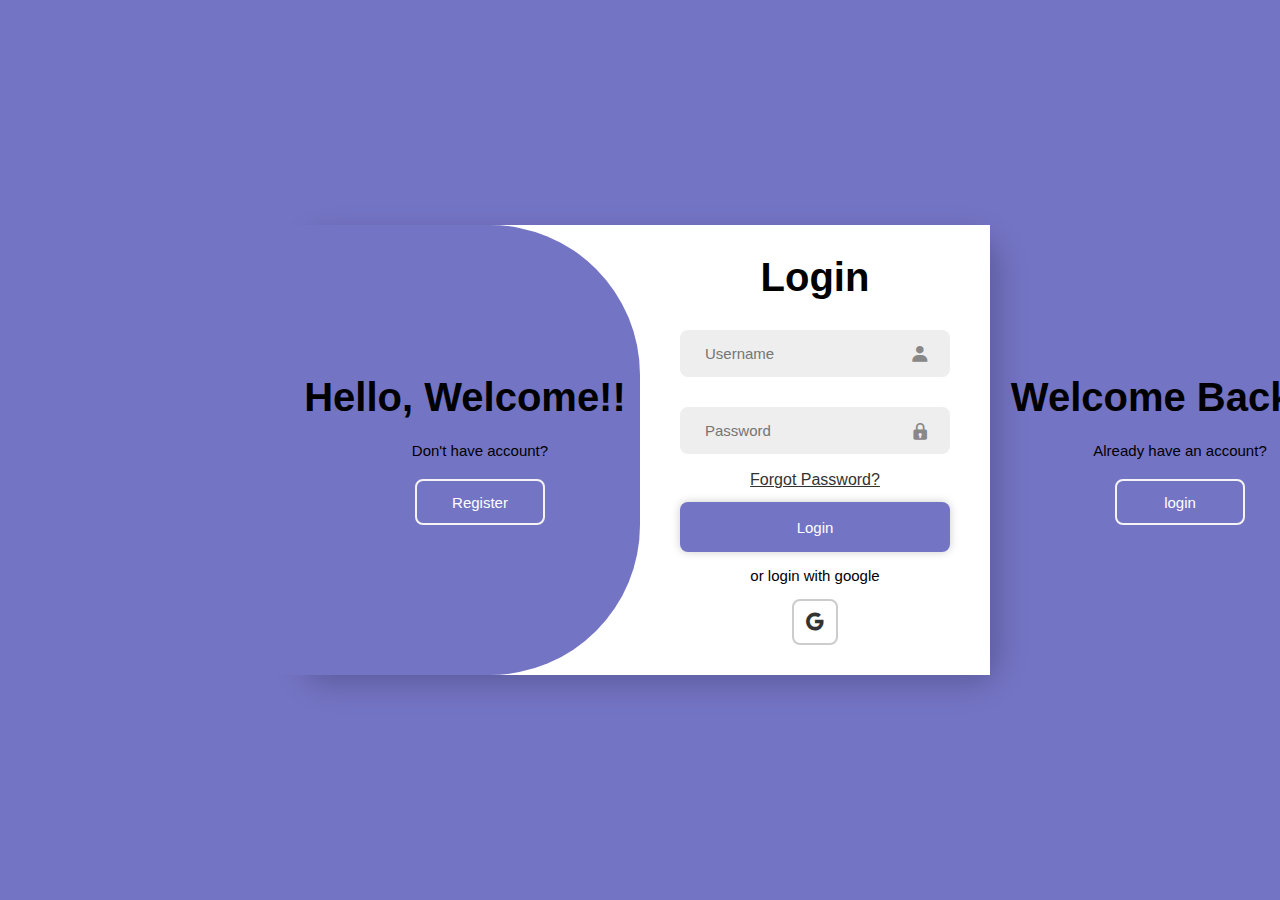
<file: loginindex.html>
<!DOCTYPE html>
<html lang="en">
<head>
    <meta charset="UTF-8">
    <meta name="viewport" content="width=device-width, initial-scale=1.0">
    <title>Login form</title>
    <link href='https://unpkg.com/boxicons@2.1.4/css/boxicons.min.css' rel='stylesheet'>
    <link rel="stylesheet" href="loginstyle.css">
</head>
<body>
    <div class="container">
        <div class="form-box login">
            <form action="">
                <h1>Login</h1>
                <div class="inputbox">
                    <input type="text" placeholder="Username" required>
                    <i class='bx bxs-user'></i>
                </div>
                <!-- <div class="form-box login">
                    <form action="">
                        <h1>Login</h1> -->
                        <div class="inputbox">
                            <input type="password" placeholder="Password" required>
                            <i class='bx bxs-lock' ></i>
                        </div>
                        <div class="forgot-link">
                            <a href="">Forgot Password?</a>
                        </div>
                       <button type="submit" class="btn">Login</button>
                       <p>or login with google</p>
                       <div class="google-icon">
                        <a href=""><i class='bx bxl-google' ></i></a>
                       </div>
            </form>
        </div>
        <div class="form-box Register">
            <form action="">
                <h1>Register</h1>
                <div class="inputbox">
                    <input type="text" placeholder="Username" required>
                    <i class='bx bxs-user'></i>
                </div>
                <div class="inputbox">
                    <input type="email" placeholder="Email" required>
                    <i class='bx bxl-gmail'></i>
                </div>
                <!-- <div class="form-box login">
                    <form action="">
                        <h1>Login</h1> -->
                        <div class="inputbox">
                            <input type="password" placeholder="Password" required>
                            <i class='bx bxs-lock' ></i>
                        </div>
                        <!-- <div class="forgot-link">
                            <a href="">Forgot Password?</a>
                        </div> -->
                       <button type="submit" class="btn">Register</button>
                       <p>or register with google</p>
                       <div class="google-icon">
                        <a href=""><i class='bx bxl-google' ></i></a>
                       </div>
            </form>
        </div>
        <div class="tooglebox">
            <div class="toogle-panel toogle-left">
                <h1 style="margin-top: 150px;">Hello, Welcome!!</h1>
                <p>Don't have account?</p>
                <button style="margin-bottom: 150px; margin-left: 30px; color: #fff; background-color: rgb(116, 116, 197);" class="btn register-btn" onclick=""> Register</button>
            </div>
            <div class="toogle-panel toogle-right">
                <h1 style="margin-top: 150px;">Welcome Back!!</h1>
                <p>Already have an account?</p>
                <button style="margin-bottom: 150px; margin-left: 30px; color: #fff; background-color: rgb(116, 116, 197);" class="btn login-btn"> login</button>
        </div>
    </div>
    <script> src="loginscript.js"</script>
</body>
</html>
</file>
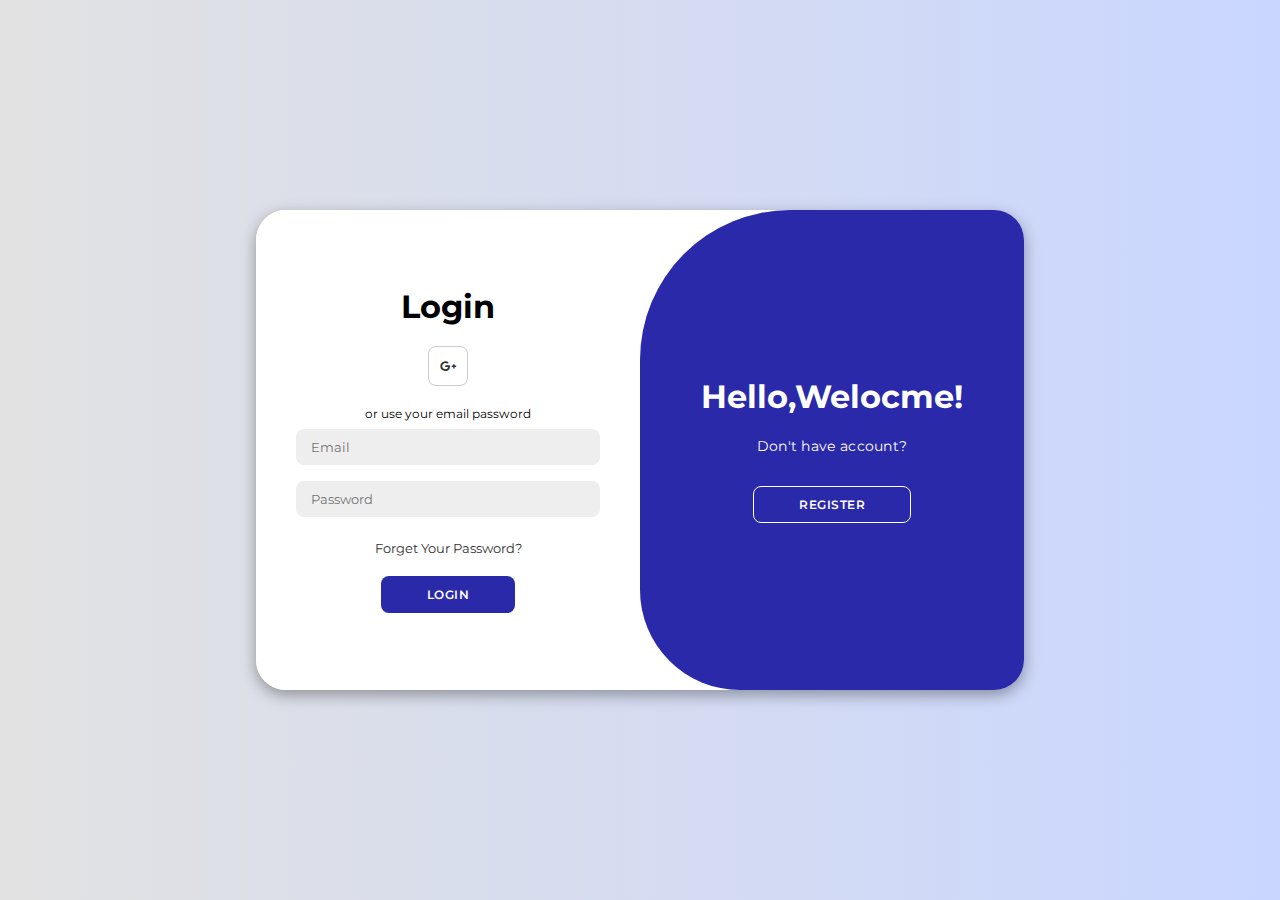
<file: loginyt.html>
<!DOCTYPE html>
<html lang="en">

<head>
    <meta charset="UTF-8">
    <meta name="viewport" content="width=device-width, initial-scale=1.0">
    <link rel="stylesheet" href="https://cdnjs.cloudflare.com/ajax/libs/font-awesome/6.4.2/css/all.min.css">
    <link rel="stylesheet" href="loginyt.css">
    <title>Modern Login Page | AsmrProg</title>
</head>

<body>

    <div class="container" id="container">
        <div class="form-container sign-up">
            <form>
                <h1>Create Account</h1>
                <div class="social-icons">
                    <a href="#" class="icon"><i class="fa-brands fa-google-plus-g"></i></a>
                    <!-- <a href="#" class="icon"><i class="fa-brands fa-facebook-f"></i></a>
                    <a href="#" class="icon"><i class="fa-brands fa-github"></i></a>
                    <a href="#" class="icon"><i class="fa-brands fa-linkedin-in"></i></a> -->
                </div>
                <span>or use your email for registeration</span>
                <input type="text" placeholder="Name">
                <input type="email" placeholder="Email">
                <input type="password" placeholder="Password">
                <button>Register</button>
            </form>
        </div>
        <div class="form-container sign-in">
            <form>
                <h1>Login</h1>
                <div class="social-icons">
                    <a href="#" class="icon"><i class="fa-brands fa-google-plus-g"></i></a>
                    <!-- <a href="#" class="icon"><i class="fa-brands fa-facebook-f"></i></a>
                    <a href="#" class="icon"><i class="fa-brands fa-github"></i></a>
                    <a href="#" class="icon"><i class="fa-brands fa-linkedin-in"></i></a> -->
                </div>
                <span>or use your email password</span>
                <input type="email" placeholder="Email">
                <input type="password" placeholder="Password">
                <a href="#">Forget Your Password?</a>
                <button>Login</button>
            </form>
        </div>
        <div class="toggle-container">
            <div class="toggle">
                <div class="toggle-panel toggle-left">
                    <h1>Welcome Back!</h1>
                    <p>Already have an account?</p>
                    <button class="hidden" id="login">Login</button>
                </div>
                <div class="toggle-panel toggle-right">
                    <h1>Hello,Welocme!</h1>
                    <p>Don't have account?</p>
                    <button class="hidden" id="register">Register</button>
                </div>
            </div>
        </div>
    </div>

    <script src="loginyt.js"></script>
</body>

</html>
</file>
<file: loginstyle.css>
* {
    margin: 0; 
    padding: 0; 
    box-sizing: border-box;
    font-family: 'Gill Sans', 'Gill Sans MT', Calibri, 'Trebuchet MS', sans-serif;
}
body {
    display: flex;
    justify-content: center;
    align-items: center;
    min-height: 100vh;
    background-color: rgb(116, 116, 197);
    
    }
.container {
    position: relative;
    width: 700px;
    height: 450px;
    background-color: white;
    border-radius: 30px;
    box-shadow: 10px 10px 30px rgba(0, 0, 0, .2);
    /* overflow: hidden; */
}
.form-box {
    position:absolute;
    right: 0;
    width: 50%;
    height: 100%;
    background: #fff;
    display: flex;
    align-items: center;
    text-align: center;
    padding: 40px;
    z-index: 1;
}
.form-box.Register{
    visibility: hidden;
}
form {
    
    width: 100%;
}
.container h1{
    font-size: 40px;
    margin: auto;
}
.inputbox{
    position: relative;
    margin: 30px 0;
}
.inputbox input{
    width: 100%;
    padding: 15px 50px 15px 25px;
    background-color: #eee;
    border-radius: 8px;
    border: none;
    outline: none;
    font-size: 15px;
    color: #333;
    font-weight: 400;
}
.inputbox i {
    position: absolute;
    right: 20px;
    top: 50%;
    transform: translateY(-50%);
    font-size: 20px;
    color: #888;
}
.forgot-link{
    margin: -13px 0 13px;

}
.forgot-link a {
    color: #333;

}
.btn{
    width: 100%;
    height: 50px;
    background-color: rgb(116, 116, 197);
    border-radius: 8px;
    box-shadow: 0 0 10px rgba(0, 0, 0, .2);
    border: none;
    cursor: pointer;
    font-size: 15px;
    color: #fff;
    font-weight: 500;
}
.container p {
    font-size: 15px;
    margin: 15px 0;
}
.google-icon a{
    display: inline-flex;
    padding: 9px;
    border: 2px solid #ccc;
    border-radius: 8px;
    font-size: 24px;
    color: #333;
    text-decoration: none;
    margin: 0 8px;
}
.tooglebox{
    position: absolute;
    width: 100%;
    height: 100%;
}
.tooglebox::before{
    content: '';
    position: absolute;
    left: -250%;
    width: 300%;
    height: 100%;
    background: rgb(116, 116, 197);
    border-radius: 150px;
    z-index: 2;
    transition: 1.8s ease-in-out;
}
.container.active .tooglebox::before{
    left: 50%;
}
.toogle-panel{
    justify-content: center;
    display: flex;
    position: absolute;
    width: 50%;
    height: 100%;
    /* background-color: seagreen; */
    flex-direction: column;
    align-items: center;
    z-index: 2;
}
.toogle-panel.toogle-right{
    right: -50%;
}
.toogle-panel p{
    margin-bottom: 20px;
    margin-left: 30px;
}
.toogle-panel .btn{
    width: 130px;
    height: 46px;
    background: transparent;
    border: 2px solid #f5f3f3;
    box-shadow: none;
    
}
/* .active{
    
} */
</file>
<file: loginyt.css>
@import url('https://fonts.googleapis.com/css2?family=Montserrat:wght@300;400;500;600;700&display=swap');

*{
    margin: 0;
    padding: 0;
    box-sizing: border-box;
    font-family: 'Montserrat', sans-serif;
}

body{
    background-color: #c9d6ff;
    background: linear-gradient(to right, #e2e2e2, #c9d6ff);
    display: flex;
    align-items: center;
    justify-content: center;
    flex-direction: column;
    height: 100vh;
}

.container{
    background-color: #fff;
    border-radius: 30px;
    box-shadow: 0 5px 15px rgba(0, 0, 0, 0.35);
    position: relative;
    overflow: hidden;
    width: 768px;
    max-width: 100%;
    min-height: 480px;
}

.container p{
    font-size: 14px;
    line-height: 20px;
    letter-spacing: 0.3px;
    margin: 20px 0;
}

.container span{
    font-size: 12px;
}

.container a{
    color: #333;
    font-size: 13px;
    text-decoration: none;
    margin: 15px 0 10px;
}

.container button{
    background-color: rgb(41, 41, 169);
    color: #fff;
    font-size: 12px;
    padding: 10px 45px;
    border: 1px solid transparent;
    border-radius: 8px;
    font-weight: 600;
    letter-spacing: 0.5px;
    text-transform: uppercase;
    margin-top: 10px;
    cursor: pointer;
}

.container button.hidden{
    background-color: transparent;
    border-color: #fff;
}

.container form{
    background-color: #fff;
    display: flex;
    align-items: center;
    justify-content: center;
    flex-direction: column;
    padding: 0 40px;
    height: 100%;
}

.container input{
    background-color: #eee;
    border: none;
    margin: 8px 0;
    padding: 10px 15px;
    font-size: 13px;
    border-radius: 8px;
    width: 100%;
    outline: none;
}

.form-container{
    position: absolute;
    top: 0;
    height: 100%;
    transition: all 0.6s ease-in-out;
}

.sign-in{
    left: 0;
    width: 50%;
    z-index: 2;
}

.container.active .sign-in{
    transform: translateX(100%);
}

.sign-up{
    left: 0;
    width: 50%;
    opacity: 0;
    z-index: 1;
}

.container.active .sign-up{
    transform: translateX(100%);
    opacity: 1;
    z-index: 5;
    animation: move 0.6s;
}

@keyframes move{
    0%, 49.99%{
        opacity: 0;
        z-index: 1;
    }
    50%, 100%{
        opacity: 1;
        z-index: 5;
    }
}

.social-icons{
    margin: 20px 0;
}

.social-icons a{
    border: 1px solid #ccc;
    border-radius: 20%;
    display: inline-flex;
    justify-content: center;
    align-items: center;
    margin: 0 3px;
    width: 40px;
    height: 40px;
}

.toggle-container{
    position: absolute;
    top: 0;
    left: 50%;
    width: 50%;
    height: 100%;
    overflow: hidden;
    transition: all 0.6s ease-in-out;
    border-radius: 150px 0 0 100px;
    z-index: 1000;
}

.container.active .toggle-container{
    transform: translateX(-100%);
    border-radius: 0 150px 100px 0;
}

.toggle{
    background-color: rgb(41, 41, 169);
    height: 100%;
    background: linear-gradient(to right, rgb(41, 41, 169), rgb(41, 41, 169));
    color: #fff;
    position: relative;
    left: -100%;
    height: 100%;
    width: 200%;
    transform: translateX(0);
    transition: all 0.6s ease-in-out;
}

.container.active .toggle{
    transform: translateX(50%);
}

.toggle-panel{
    position: absolute;
    width: 50%;
    height: 100%;
    display: flex;
    align-items: center;
    justify-content: center;
    flex-direction: column;
    padding: 0 30px;
    text-align: center;
    top: 0;
    transform: translateX(0);
    transition: all 0.6s ease-in-out;
}

.toggle-left{
    transform: translateX(-200%);
}

.container.active .toggle-left{
    transform: translateX(0);
}

.toggle-right{
    right: 0;
    transform: translateX(0);
}

.container.active .toggle-right{
    transform: translateX(200%);
}
</file>
